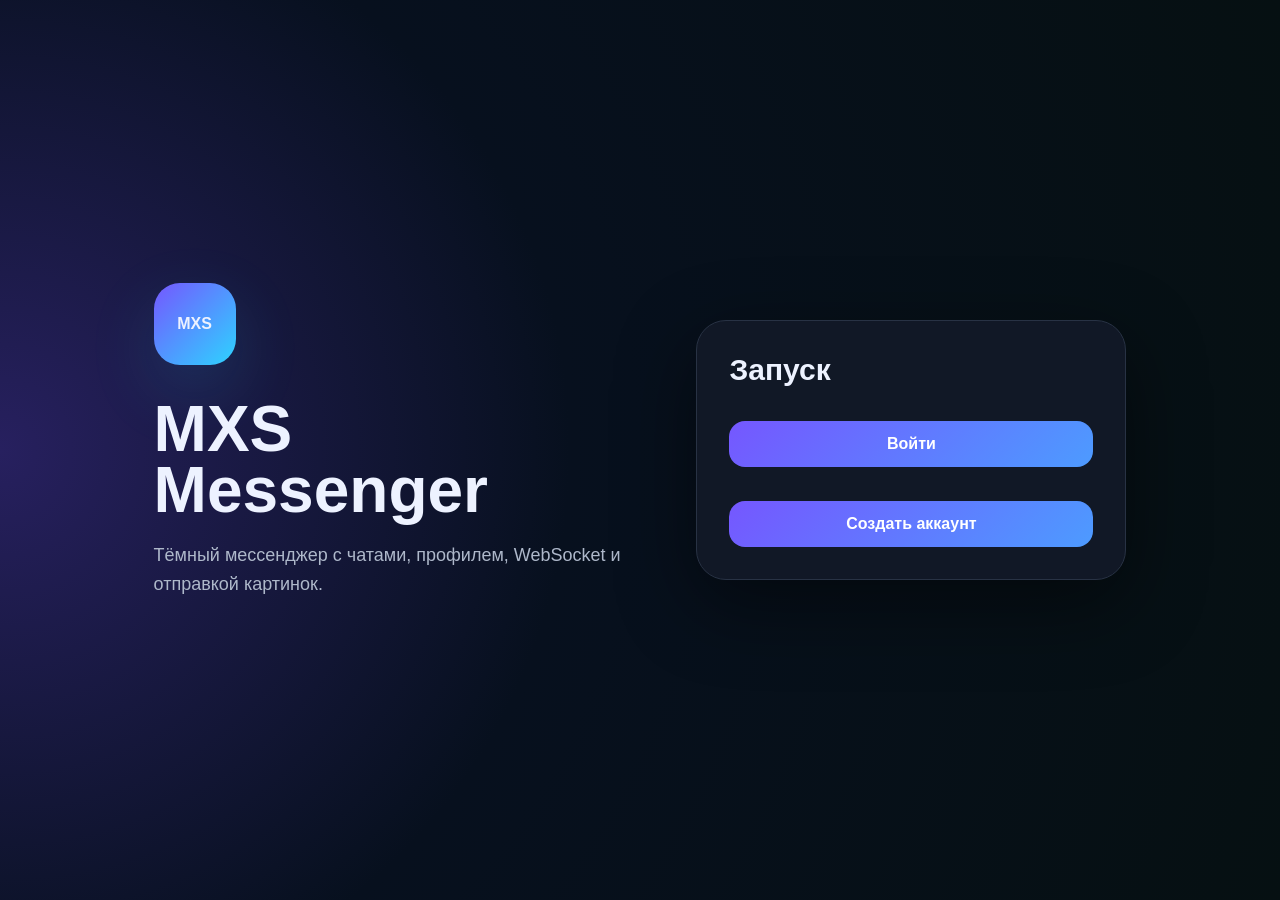
<file: frontend/index.html>
<!doctype html><html lang="ru"><head><meta charset="UTF-8"/><meta name="viewport" content="width=device-width, initial-scale=1.0"/><title>MXS</title><link rel="stylesheet" href="css/style.css"/></head><body class="auth-page"><section class="auth-info"><div class="logo">MXS</div><h1>MXS Messenger</h1><p>Тёмный мессенджер с чатами, профилем, WebSocket и отправкой картинок.</p></section><div class="auth-card"><h2>Запуск</h2><a class="btn" href="login.html">Войти</a><br><br><a class="btn" href="register.html">Создать аккаунт</a></div><script src="js/app.js"></script><script>if(Auth.token()) location.href='chat.html';</script></body></html>
</file>
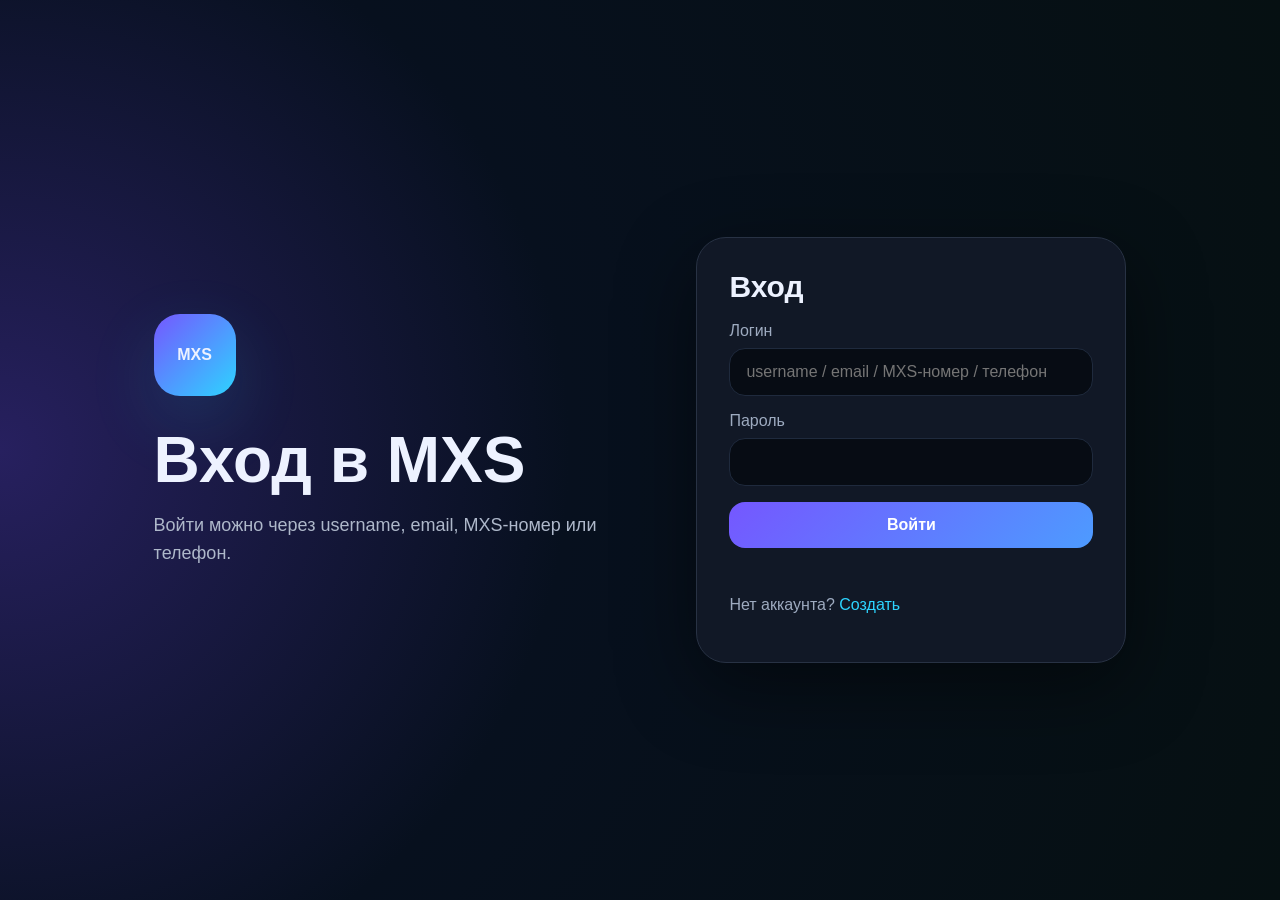
<file: frontend/login.html>
<!doctype html><html lang="ru"><head><meta charset="UTF-8"/><meta name="viewport" content="width=device-width, initial-scale=1.0"/><title>Вход — MXS</title><link rel="stylesheet" href="css/style.css"/></head><body class="auth-page"><section class="auth-info"><div class="logo">MXS</div><h1>Вход в MXS</h1><p>Войти можно через username, email, MXS-номер или телефон.</p></section><form class="auth-card" id="loginForm"><h2>Вход</h2><label>Логин</label><input name="login" autocomplete="username" placeholder="username / email / MXS-номер / телефон" required/><label>Пароль</label><input name="password" type="password" autocomplete="current-password" required/><button class="btn" type="submit">Войти</button><div class="error" id="errorBox"></div><p class="muted">Нет аккаунта? <a href="register.html">Создать</a></p></form><script src="js/app.js"></script><script src="js/auth.js?v=9"></script></script></body></html>
</file>
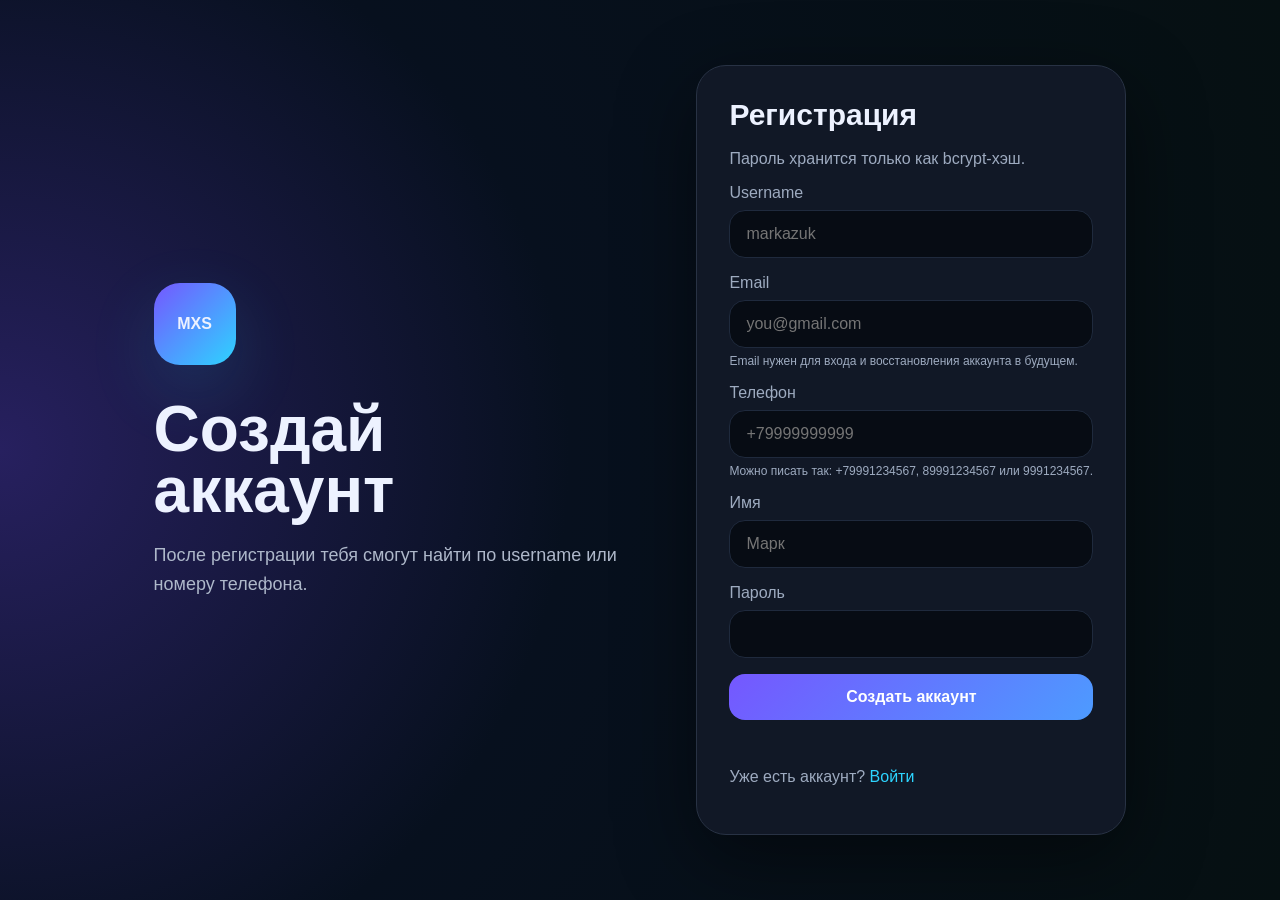
<file: frontend/register.html>
<!doctype html><html lang="ru"><head><meta charset="UTF-8"/><meta name="viewport" content="width=device-width, initial-scale=1.0"/><title>Регистрация — MXS</title><link rel="stylesheet" href="css/style.css"/></head><body class="auth-page"><section class="auth-info"><div class="logo">MXS</div><h1>Создай аккаунт</h1><p>После регистрации тебя смогут найти по username или номеру телефона.</p></section><form class="auth-card" id="registerForm"><h2>Регистрация</h2><p class="muted">Пароль хранится только как bcrypt-хэш.</p><label>Username</label><input name="username" autocomplete="username" placeholder="markazuk" required minlength="3" maxlength="32"/><label>Email</label><input name="email" type="email" autocomplete="email" placeholder="you@gmail.com" required/><p class="hint">Email нужен для входа и восстановления аккаунта в будущем.</p><label>Телефон</label><input name="phone" autocomplete="tel" placeholder="+79999999999" required minlength="10" maxlength="24"/><p class="hint">Можно писать так: +79991234567, 89991234567 или 9991234567.</p><label>Имя</label><input name="display_name" placeholder="Марк" required minlength="2" maxlength="64"/><label>Пароль</label><input name="password" type="password" autocomplete="new-password" required minlength="8" maxlength="72"/><button class="btn" type="submit">Создать аккаунт</button><div class="error" id="errorBox"></div><p class="muted">Уже есть аккаунт? <a href="login.html">Войти</a></p></form><script src="js/app.js"></script><script src="js/auth.js?v=9"></script></body></html>
</file>
<file: frontend/css/style.css>
*{box-sizing:border-box}body{margin:0;font-family:Inter,Segoe UI,Arial,sans-serif;background:#070b14;color:#edf2ff}a{color:#2dd4ff;text-decoration:none}button,input,textarea{font:inherit}button{cursor:pointer}.auth-page{min-height:100vh;display:grid;grid-template-columns:1fr 430px;gap:70px;align-items:center;justify-content:center;padding:44px 12%;background:radial-gradient(circle at left,#27205f 0,#07101e 42%,#061012 100%)}.auth-info h1{font-size:64px;line-height:.95;margin:34px 0 20px}.auth-info p{color:#aeb8ca;font-size:18px;max-width:560px;line-height:1.6}.logo{width:82px;height:82px;border-radius:26px;display:grid;place-items:center;background:linear-gradient(135deg,#7557ff,#2dd4ff);font-weight:900;box-shadow:0 24px 70px #2dd4ff24}.logo.small{width:48px;height:48px;border-radius:17px;font-size:13px}.auth-card{background:#111826;border:1px solid #283244;border-radius:30px;padding:32px;box-shadow:0 24px 80px #0007}.auth-card h2{font-size:30px;margin:0 0 18px}.auth-card label,.profile-panel label{display:block;margin:16px 0 8px;color:#9eabc0}.auth-card input,.profile-panel input,.profile-panel textarea,.new-chat-box input,.new-chat-box textarea,.search{width:100%;border:1px solid #1f2a3d;background:#070c14;color:#edf2ff;border-radius:16px;padding:14px 16px;outline:none}.auth-card input:focus,.profile-panel input:focus,.profile-panel textarea:focus,.new-chat-box input:focus,.new-chat-box textarea:focus,.search:focus,#messageInput:focus{border-color:#4c8dff}.btn{border:0;border-radius:16px;background:linear-gradient(135deg,#7557ff,#4d9bff);color:#fff;font-weight:800;padding:14px 18px;display:inline-flex;justify-content:center;align-items:center;gap:8px}.auth-card .btn{width:100%;margin-top:16px}.small-btn{width:100%;padding:11px 14px;margin-top:10px}.muted,.hint{color:#9eabc0}.hint{font-size:12px;margin:6px 0 0}.error{white-space:pre-line;color:#fb7185;font-size:14px;min-height:20px;margin-top:12px}.messenger-page{height:100vh;overflow:hidden;background:linear-gradient(120deg,#08111f,#050812)}.app-shell{height:100vh;display:grid;grid-template-columns:72px 340px minmax(0,1fr) 320px}.rail{background:#080d17;border-right:1px solid #1c2738;padding:14px 12px;display:flex;flex-direction:column;align-items:center;gap:14px}.rail button,.icon-btn,.back-btn{border:1px solid #243149;background:#121b2a;color:#dce6ff;border-radius:16px;width:48px;height:48px}.rail button:hover,.icon-btn:hover,.back-btn:hover{border-color:#4d9bff}.sidebar{background:#0d1422;border-right:1px solid #1d2a3d;padding:18px;overflow:auto}.sidebar-head{display:flex;justify-content:space-between;align-items:center}.sidebar h2{margin:0;font-size:28px}.sidebar p{margin:4px 0 0;color:#93a1b8;font-size:13px}.search{margin:18px 0}.new-chat-box{display:none;border:1px solid #26354d;background:#111b2b;border-radius:20px;padding:14px;margin-bottom:14px}.new-chat-box.show{display:block}.new-chat-box input,.new-chat-box textarea{margin-top:10px}.new-chat-box textarea{resize:vertical;min-height:70px}.chat-list{display:flex;flex-direction:column;gap:8px}.chat-item{position:relative;display:flex;gap:12px;align-items:center;padding:12px;border-radius:18px;background:transparent;border:1px solid transparent}.chat-item:hover,.chat-item.active{background:#162235;border-color:#2b3c58}.avatar{width:46px;height:46px;min-width:46px;border-radius:18px;background:linear-gradient(135deg,#2e3b66,#1e89ff);display:grid;place-items:center;font-weight:900;overflow:hidden}.avatar img,.profile-avatar img{width:100%;height:100%;object-fit:cover}.chat-meta{min-width:0;flex:1}.chat-row{display:flex;justify-content:space-between;gap:10px}.chat-row span{font-size:12px;color:#738199}.chat-meta h4{margin:0;font-size:15px;white-space:nowrap;overflow:hidden;text-overflow:ellipsis}.chat-meta p{margin:5px 0 0;white-space:nowrap;overflow:hidden;text-overflow:ellipsis;color:#8fa0bb}.unread{min-width:23px;height:23px;padding:0 7px;border-radius:99px;background:#3b82f6;display:grid;place-items:center;font-size:12px;font-weight:900}.chat-pane{min-width:0;display:grid;grid-template-rows:78px minmax(0,1fr) auto;background:radial-gradient(circle at top right,#10243a,#080d16 45%)}.chat-header{display:flex;align-items:center;gap:14px;border-bottom:1px solid #1c2738;padding:14px 20px;background:#0d1422cc;backdrop-filter:blur(10px)}.back-btn{display:none}.chat-title-block h3{margin:0}.chat-title-block p{margin:3px 0 0;color:#92a1b8;font-size:13px}.typing{color:#2dd4ff!important;height:15px}.messages{overflow:auto;padding:24px;display:flex;flex-direction:column;gap:12px}.empty{color:#7f8da5;text-align:center;padding:28px;line-height:1.5}.bubble{max-width:min(620px,80%);padding:11px 12px;border-radius:20px;line-height:1.45;position:relative}.bubble.me{align-self:flex-end;background:linear-gradient(135deg,#536dff,#3384ff);border-bottom-right-radius:7px}.bubble.other{align-self:flex-start;background:#172235;border:1px solid #26354d;border-bottom-left-radius:7px}.time{font-size:11px;color:#c7d2fecc;margin-top:5px;text-align:right}.other .time{color:#8898b3}.msg-actions{display:none;gap:8px;margin-top:7px}.bubble:hover .msg-actions{display:flex}.msg-actions button{border:0;background:#0003;color:#dce6ff;border-radius:9px;padding:4px 8px;font-size:12px}.deleted{color:#aeb8ca;font-style:italic}.chat-image{display:block;max-width:340px;max-height:360px;border-radius:16px;object-fit:cover;cursor:zoom-in;background:#050914}.composer{display:flex;align-items:end;gap:10px;padding:16px 20px;border-top:1px solid #1c2738;background:#0d1422}.icon-btn{min-width:48px}.send{border:0;border-radius:16px;background:#4d8cff;color:#fff;font-weight:900;padding:14px 18px}#messageInput{flex:1;min-height:48px;max-height:140px;resize:none;border:1px solid #26354d;border-radius:18px;background:#08101c;color:#edf2ff;padding:13px 15px;outline:none}.profile-panel{background:#0d1422;border-left:1px solid #1d2a3d;padding:22px;overflow:auto}.profile-avatar{width:96px;height:96px;border-radius:34px;background:linear-gradient(135deg,#7557ff,#2dd4ff);display:grid;place-items:center;font-size:34px;font-weight:900;margin:4px auto 20px;overflow:hidden}.profile-panel textarea{resize:vertical}.profile-panel .btn{width:100%;margin-top:18px}.image-modal{position:fixed;inset:0;background:#000c;display:none;align-items:center;justify-content:center;z-index:50;flex-direction:column;gap:16px;padding:24px}.image-modal.show{display:flex}.image-modal img{max-width:92vw;max-height:78vh;border-radius:18px;box-shadow:0 24px 100px #000}.modal-close{position:absolute;right:24px;top:20px;width:46px;height:46px;border:0;border-radius:15px;background:#111827;color:white;font-size:30px}.image-modal .btn{width:auto}.profile-panel.show{display:block}@media(max-width:980px){.auth-page{grid-template-columns:1fr;padding:30px 18px}.auth-info{display:none}.auth-card{max-width:460px;margin:auto;width:100%}.app-shell{grid-template-columns:64px 1fr}.profile-panel{display:none;position:fixed;right:12px;top:12px;bottom:12px;width:min(340px,calc(100vw - 24px));z-index:20;border:1px solid #2b3c58;border-radius:24px}.chat-pane{position:fixed;inset:0 0 0 64px;transform:translateX(100%);transition:.18s ease;z-index:10}.open-chat .chat-pane{transform:translateX(0)}.back-btn{display:block}.sidebar{border-right:0}.rail{z-index:30}.bubble{max-width:88%}.chat-image{max-width:260px;max-height:310px}}@media(max-width:560px){.app-shell{grid-template-columns:56px 1fr}.rail{padding:10px 8px}.rail button,.icon-btn,.back-btn{width:42px;height:42px}.logo.small{width:42px;height:42px}.sidebar{padding:14px}.chat-pane{inset:0 0 0 56px}.messages{padding:16px}.composer{padding:10px}.send{padding:12px}.auth-card{padding:24px;border-radius:24px}} /* ===== MXS MOBILE FIX ===== */

@media (max-width: 768px) {
  html,
  body {
    width: 100%;
    height: 100%;
    overflow: hidden;
  }

  body {
    margin: 0;
    background: #080b12;
  }

  .app,
  .messenger,
  .chat-layout,
  .chat-page {
    width: 100vw;
    height: 100vh;
    max-height: 100vh;
    overflow: hidden;
  }

  .sidebar,
  .chats-panel,
  .left-panel {
    width: 100vw !important;
    min-width: 100vw !important;
    max-width: 100vw !important;
    height: 100vh;
  }

  .chat-window,
  .messages-panel,
  .center-panel {
    width: 100vw !important;
    height: 100vh;
  }

  .right-panel,
  .profile-panel {
    display: none !important;
  }

  .chat-header {
    height: 58px;
    min-height: 58px;
    padding: 10px 12px;
  }

  .chat-title,
  .chat-name {
    font-size: 16px;
  }

  .messages,
  .messages-list {
    height: calc(100vh - 130px);
    overflow-y: auto;
    padding: 12px;
    padding-bottom: 90px;
  }

  .message {
    max-width: 84%;
    font-size: 15px;
    line-height: 1.35;
  }

  .message-bubble {
    max-width: 84%;
    border-radius: 18px;
    padding: 10px 12px;
  }

  .message img,
  .message-image,
  .chat-image {
    max-width: 230px;
    max-height: 320px;
    border-radius: 16px;
    object-fit: cover;
  }

  .composer,
  .message-form,
  .input-panel {
    position: fixed;
    left: 0;
    right: 0;
    bottom: 0;
    min-height: 68px;
    padding: 10px;
    background: rgba(8, 11, 18, 0.96);
    border-top: 1px solid rgba(255, 255, 255, 0.08);
    z-index: 50;
  }

  .composer input,
  .message-form input,
  .input-panel input,
  .composer textarea,
  .message-form textarea {
    min-height: 44px;
    font-size: 16px;
    border-radius: 16px;
  }

  button,
  .btn,
  .icon-btn {
    min-height: 42px;
    min-width: 42px;
  }

  .auth-card,
  .login-card,
  .register-card {
    width: calc(100vw - 28px);
    max-width: 420px;
    margin: 20px auto;
    padding: 22px;
    border-radius: 24px;
  }

  .auth-card input,
  .login-card input,
  .register-card input {
    font-size: 16px;
    min-height: 46px;
  }
}

/* fullscreen image modal */
.image-modal {
  position: fixed;
  inset: 0;
  z-index: 9999;
  background: rgba(0, 0, 0, 0.88);
  display: none;
  align-items: center;
  justify-content: center;
  padding: 18px;
}

.image-modal.active {
  display: flex;
}

.image-modal img {
  max-width: 96vw;
  max-height: 82vh;
  border-radius: 18px;
  object-fit: contain;
}

.image-modal-actions {
  position: fixed;
  bottom: 24px;
  display: flex;
  gap: 10px;
}

.image-modal-actions a,
.image-modal-actions button {
  background: #ffffff;
  color: #111827;
  border: 0;
  border-radius: 14px;
  padding: 10px 14px;
  font-weight: 700;
  text-decoration: none;
}
</file>
